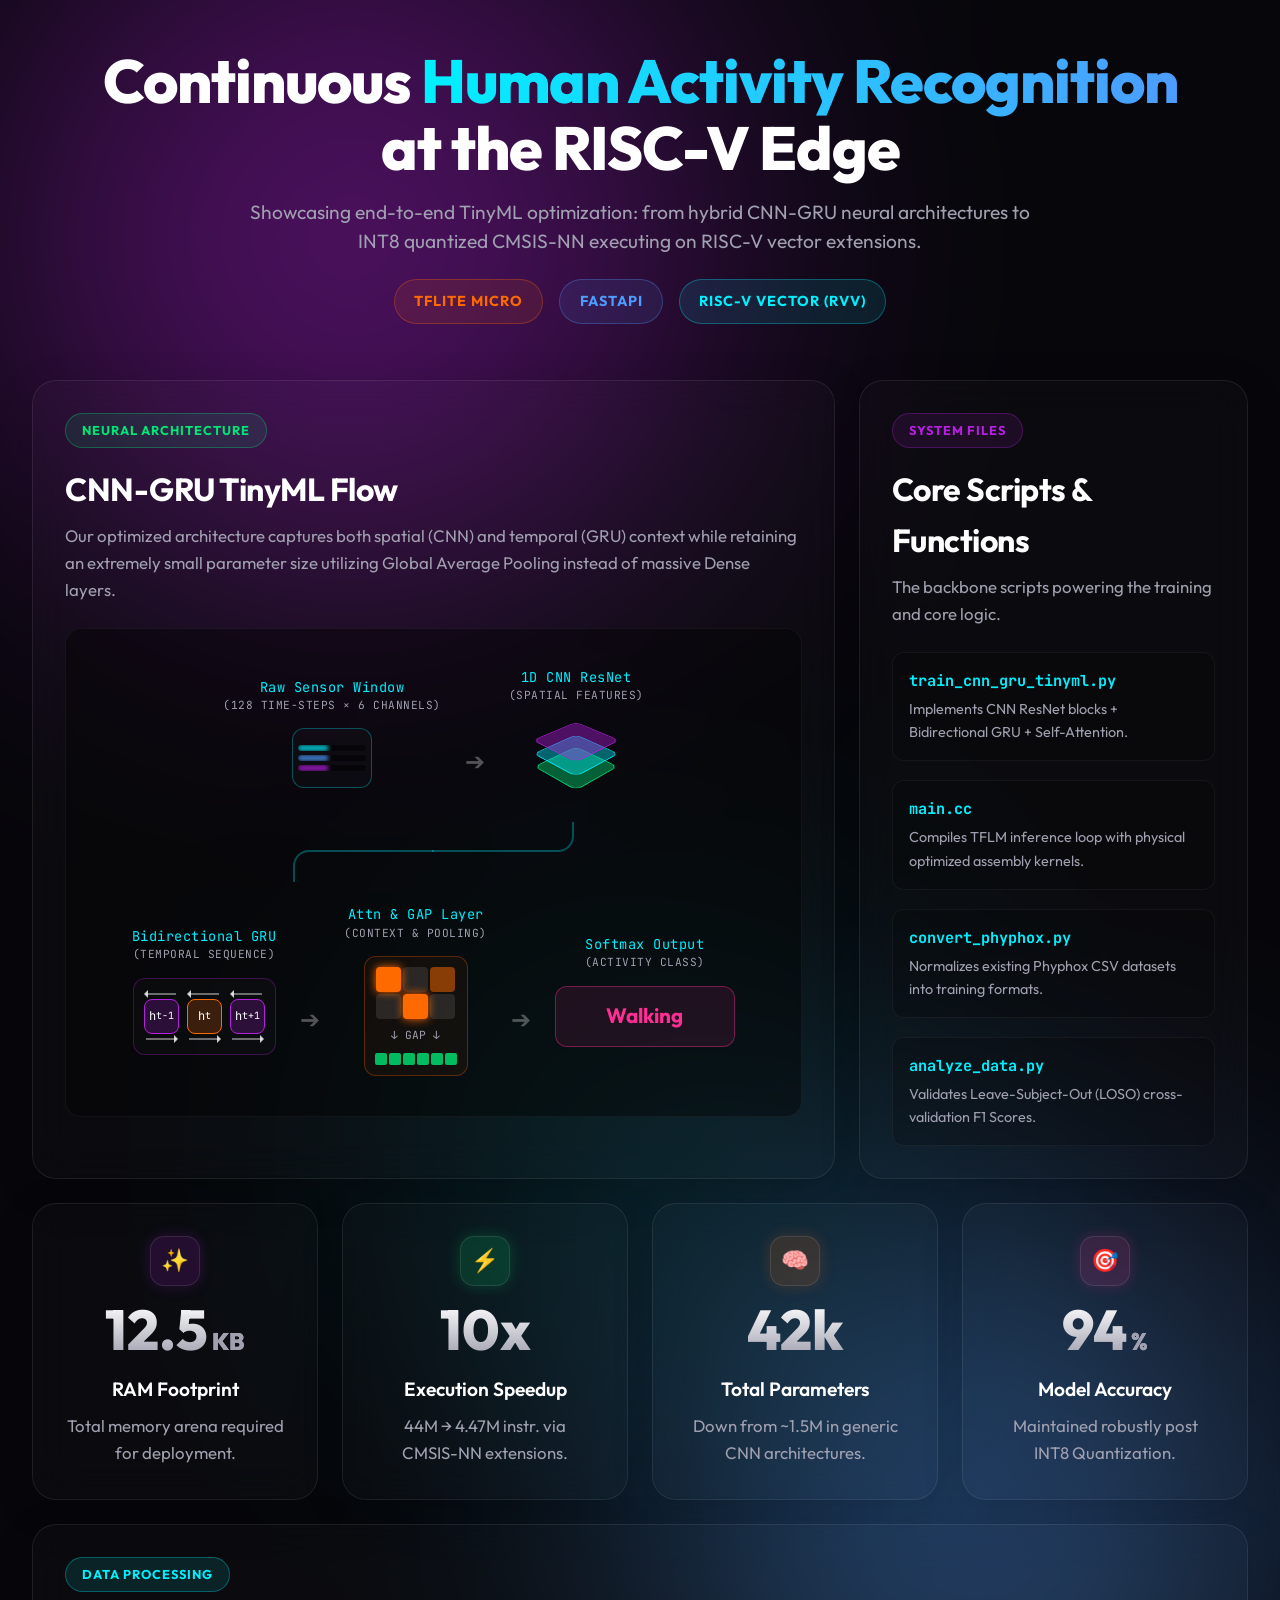
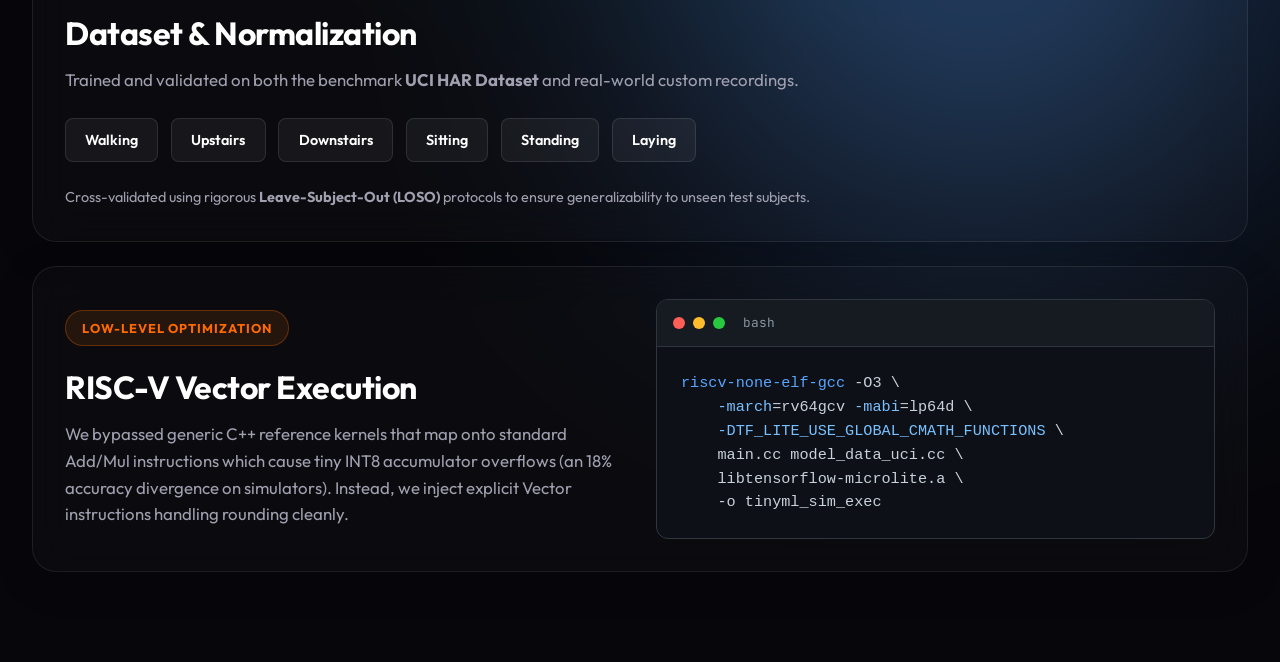
<file: exhibition_showcase/index.html>
<!DOCTYPE html>
<html lang="en">
<head>
    <meta charset="UTF-8">
    <meta name="viewport" content="width=device-width, initial-scale=1.0">
    <title>Human Activity Recognition on RISC-V</title>
    <link rel="preconnect" href="https://fonts.googleapis.com">
    <link rel="preconnect" href="https://fonts.gstatic.com" crossorigin>
    <link href="https://fonts.googleapis.com/css2?family=Outfit:wght@300;400;600;800&family=JetBrains+Mono:wght@400;700&display=swap" rel="stylesheet">
    <link rel="stylesheet" href="styles.css">
    <!-- Replaced Mermaid with Custom Inline CSS Anim -->
</head>
<body>
    <div class="background-effects">
        <div class="blob blob-1"></div>
        <div class="blob blob-2"></div>
        <div class="blob blob-3"></div>
    </div>

    <main class="dashboard">
        <!-- Hero Header -->
        <header class="header-section">
            <div class="title-wrapper">
                <h1 class="main-title">Continuous <span class="gradient-text">Human Activity Recognition</span><br>at the RISC-V Edge</h1>
                <p class="subtitle">Showcasing end-to-end TinyML optimization: from hybrid CNN-GRU neural architectures to INT8 quantized CMSIS-NN executing on RISC-V vector extensions.</p>
            </div>
            <div class="badges-container">
                <span class="header-badge orange">TFLite Micro</span>
                <span class="header-badge blue">FastAPI</span>
                <span class="header-badge cyan">RISC-V Vector (RVV)</span>
            </div>
        </header>

        <div class="bento-grid">
            
            <!-- Mermaid Flow Diagram Card (Now the Hero) -->
            <section class="bento-card card-flow">
                <div class="card-content">
                    <span class="badge green mb-1">Neural Architecture</span>
                    <h2>CNN-GRU TinyML Flow</h2>
                    <p>Our optimized architecture captures both spatial (CNN) and temporal (GRU) context while retaining an extremely small parameter size utilizing Global Average Pooling instead of massive Dense layers.</p>
                    
                    <div class="detailed-animation-stage">
                        <div class="anim-row">
                            <!-- Sensor Input -->
                            <div class="arch-node">
                                <div class="node-title">Raw Sensor Window<br><small>(128 time-steps × 6 channels)</small></div>
                                <div class="tensor matrix-2d">
                                    <div class="row r1"><span class="sig"></span></div>
                                    <div class="row r2"><span class="sig"></span></div>
                                    <div class="row r3"><span class="sig"></span></div>
                                </div>
                            </div>

                            <div class="pipe">➔</div>

                            <!-- 1D CNN ResNet -->
                            <div class="arch-node">
                                <div class="node-title">1D CNN ResNet<br><small>(Spatial Features)</small></div>
                                <div class="tensor stack-3d">
                                    <div class="plane plane-1"></div>
                                    <div class="plane plane-2"></div>
                                    <div class="plane plane-3"></div>
                                </div>
                            </div>
                        </div>

                        <div class="s-connector">
                            <div class="s-top"></div>
                            <div class="s-bot"></div>
                        </div>

                        <div class="anim-row">
                            <!-- BiGRU -->
                            <div class="arch-node">
                                <div class="node-title">Bidirectional GRU<br><small>(Temporal Sequence)</small></div>
                                <div class="tensor seq-unroll">
                                    <div class="gru-cell g1">
                                        <div class="arrow left"></div><div class="box">h<sub>t-1</sub></div><div class="arrow right"></div>
                                    </div>
                                    <div class="gru-cell g2">
                                        <div class="arrow left"></div><div class="box">h<sub>t</sub></div><div class="arrow right"></div>
                                    </div>
                                    <div class="gru-cell g3">
                                        <div class="arrow left"></div><div class="box">h<sub>t+1</sub></div><div class="arrow right"></div>
                                    </div>
                                </div>
                            </div>

                            <div class="pipe">➔</div>

                            <!-- Self-Attention & GAP -->
                            <div class="arch-node">
                                <div class="node-title">Attn & GAP Layer<br><small>(Context & Pooling)</small></div>
                                <div class="attn-gap-container">
                                    <div class="attention-heatmap">
                                        <div class="cell hot"></div><div class="cell"></div><div class="cell warm"></div>
                                        <div class="cell"></div><div class="cell hot"></div><div class="cell"></div>
                                    </div>
                                    <div class="gap-arrow">↓ GAP ↓</div>
                                    <div class="gap-vector">
                                        <div class="v"></div><div class="v"></div><div class="v"></div><div class="v"></div><div class="v"></div><div class="v"></div>
                                    </div>
                                </div>
                            </div>

                            <div class="pipe">➔</div>
                            
                            <!-- Output Selection -->
                            <div class="arch-node">
                                <div class="node-title">Softmax Output<br><small>(Activity Class)</small></div>
                                <div class="output-class pulse-text"><span id="activity-output" style="transition: opacity 0.5s ease; display: inline-block;">Walking</span></div>
                            </div>
                        </div>
                        
                        <script>
                            document.addEventListener('DOMContentLoaded', () => {
                                const activities = ["Walking", "Running", "Sitting", "Standing", "Climbing", "Laying Down"];
                                const outNode = document.getElementById('activity-output');
                                let idx = 0;
                                setInterval(() => {
                                    outNode.style.opacity = 0;
                                    setTimeout(() => {
                                        idx = (idx + 1) % activities.length;
                                        outNode.textContent = activities[idx];
                                        outNode.style.opacity = 1;
                                    }, 500);
                                }, 3000);
                            });
                        </script>
                    </div>

                    <style>
                        .detailed-animation-stage {
                            display: flex; flex-direction: column; align-items: center; justify-content: center;
                            padding: 2.5rem 1rem; background: rgba(0,0,0,0.4);
                            border-radius: 16px; border: 1px solid rgba(255,255,255,0.05);
                            margin-top: 1.5rem; overflow: hidden; gap: 3rem;
                        }
                        .anim-row {
                            display: flex; align-items: center; justify-content: center; gap: 1.5rem;
                            width: 100%; flex-wrap: wrap;
                        }
                        .arch-node {
                            display: flex; flex-direction: column; align-items: center; gap: 1rem; z-index: 2;
                            flex-shrink: 0;
                        }
                        .node-title {
                            font-size: 0.85rem; font-family: var(--font-mono); color: var(--primary-cyan); 
                            text-align: center; letter-spacing: 0.5px; line-height: 1.2;
                        }
                        .node-title small { font-size: 0.7rem; color: var(--text-muted); display: block; margin-top: 4px; text-transform: uppercase;}
                        
                        .pipe {
                            font-size: 1.5rem; color: rgba(255,255,255,0.3); font-weight: 300;
                            animation: pulsePipe 2s infinite alternate; flex-shrink: 0;
                            margin-top: 3.5rem; /* Aligns visually with the tensors instead of the title */
                        }
                        .s-connector {
                            width: 40%; max-width: 400px;
                            height: 60px;
                            margin: -1.5rem auto; 
                            position: relative;
                            z-index: 1;
                        }
                        .s-top {
                            position: absolute; right: 0; top: 0; bottom: 50%;
                            width: calc(50% + 1px);
                            border-right: 2px solid rgba(0,240,255,0.3);
                            border-bottom: 2px solid rgba(0,240,255,0.3);
                            border-bottom-right-radius: 16px;
                            box-sizing: border-box;
                        }
                        .s-bot {
                            position: absolute; left: 0; top: calc(50% - 2px); bottom: 0;
                            width: calc(50% + 1px);
                            border-top: 2px solid rgba(0,240,255,0.3);
                            border-left: 2px solid rgba(0,240,255,0.3);
                            border-top-left-radius: 16px;
                            box-sizing: border-box;
                        }
                        @keyframes pulsePipe { to { color: var(--primary-blue); text-shadow: 0 0 10px var(--primary-blue); transform: scale(1.2); } }
                        
                        .tensor {
                            display: flex; align-items: center; justify-content: center;
                            background: rgba(255,255,255,0.02); border: 1px solid rgba(255,255,255,0.05);
                            border-radius: 12px;
                        }

                        /* 1. Raw Sensor 2D Matrix */
                        .matrix-2d {
                            width: 80px; height: 60px; flex-direction: column; gap: 4px; padding: 5px;
                            border-color: rgba(0, 240, 255, 0.3); position: relative; overflow: hidden;
                        }
                        .matrix-2d .row { width: 100%; height: 6px; background: rgba(0,0,0,0.5); border-radius: 3px; position: relative; overflow: hidden; }
                        .matrix-2d .sig {
                            position: absolute; top: 0; left: 0; height: 100%; width: 30px;
                            background: var(--primary-cyan); opacity: 0.8; filter: blur(2px);
                            animation: slideStream 1.5s infinite linear;
                        }
                        .r2 .sig { animation-delay: 0.3s; animation-duration: 2s; background: var(--primary-blue); }
                        .r3 .sig { animation-delay: 0.6s; animation-duration: 1.2s; background: var(--primary-purple); }
                        @keyframes slideStream { 0% { transform: translateX(-40px); } 100% { transform: translateX(90px); } }

                        /* 2. 1D CNN stack-3d */
                        .stack-3d {
                            width: 80px; height: 80px; background: none; border: none;
                            position: relative; perspective: 400px;
                        }
                        .plane {
                            position: absolute; left: 10px; width: 60px; height: 60px; border-radius: 8px;
                            transform-style: preserve-3d;
                            animation: pulseStack 3s infinite ease-in-out;
                        }
                        .plane-1 { transform: rotateX(60deg) rotateZ(45deg) translateZ(-10px); background: rgba(0, 230, 118, 0.4); border: 1px solid var(--primary-green); z-index: 1; }
                        .plane-2 { transform: rotateX(60deg) rotateZ(45deg) translateZ(5px); background: rgba(0, 240, 255, 0.4); border: 1px solid var(--primary-cyan); z-index: 2; animation-delay: 0.2s; }
                        .plane-3 { transform: rotateX(60deg) rotateZ(45deg) translateZ(20px); background: rgba(182, 32, 224, 0.4); border: 1px solid var(--primary-purple); z-index: 3; animation-delay: 0.4s; }
                        @keyframes pulseStack { 50% { filter: brightness(1.5); box-shadow: 0 0 15px currentColor; } }

                        /* 3. GRU Sequence */
                        .seq-unroll {
                            padding: 10px; gap: 8px; border-color: rgba(182, 32, 224, 0.3);
                        }
                        .gru-cell { display: flex; flex-direction: column; align-items: center; }
                        .gru-cell .box {
                            width: 35px; height: 35px; background: rgba(182, 32, 224, 0.2); 
                            border: 1px solid var(--primary-purple); border-radius: 8px;
                            display: flex; align-items: center; justify-content: center; font-family: var(--font-mono); font-size: 0.75rem;
                            animation: gruCompute 2s infinite alternate; color: white;
                        }
                        .g1 .box { animation-delay: 0s; } .g2 .box { animation-delay: 0.5s; background: rgba(255, 106, 0, 0.2); border-color: var(--primary-orange); } .g3 .box { animation-delay: 1s; }
                        @keyframes gruCompute { 100% { background: rgba(182, 32, 224, 0.6); transform: scale(1.05); } }
                        .gru-cell .arrow { width: 30px; height: 2px; background: rgba(255,255,255,0.4); position: relative; margin: 4px 0; }
                        .gru-cell .left::before, .gru-cell .right::after { content: ''; position: absolute; border: 4px solid transparent; }
                        .gru-cell .left::before { border-right-color: rgba(255,255,255,0.8); left: -6px; top: -3px; }
                        .gru-cell .right::after { border-left-color: rgba(255,255,255,0.8); right: -6px; top: -3px; }

                        /* 4. Attention & GAP */
                        .attn-gap-container {
                            display: flex; flex-direction: column; align-items: center; gap: 8px;
                            padding: 10px; border-radius: 12px; border: 1px solid rgba(255, 106, 0, 0.3);
                            background: rgba(255, 106, 0, 0.05);
                        }
                        .attention-heatmap {
                            display: grid; grid-template-columns: repeat(3, 1fr); gap: 2px;
                        }
                        .attention-heatmap .cell {
                            width: 25px; height: 25px; background: rgba(255,255,255,0.1); border-radius: 4px;
                            animation: attnFlash 3s infinite;
                        }
                        .attention-heatmap .hot { background: var(--primary-orange); box-shadow: 0 0 10px var(--primary-orange); animation-delay: 0.4s; }
                        .attention-heatmap .warm { background: rgba(255, 106, 0, 0.5); animation-delay: 1.2s; }
                        @keyframes attnFlash { 50% { opacity: 0.3; } }
                        .gap-arrow { font-size: 0.7rem; font-family: var(--font-mono); color: var(--text-muted); text-transform: uppercase; }
                        .gap-vector {
                            display: flex; gap: 2px;
                        }
                        .gap-vector .v { width: 12px; height: 12px; background: var(--primary-green); border-radius: 2px; opacity: 0.8; }

                        /* 5. Output */
                        .output-class {
                            font-size: 1.3rem; font-weight: bold; color: var(--primary-pink); padding: 0.8rem 1.5rem;
                            border: 1px solid rgba(255, 46, 147, 0.4); border-radius: 12px; background: rgba(255, 46, 147, 0.1);
                            min-width: 180px; text-align: center; display: flex; justify-content: center;
                        }
                        .pulse-text { animation: pulseOutput 2s infinite; }
                        @keyframes pulseOutput {
                            0%, 100% { opacity: 1; box-shadow: 0 0 20px rgba(255, 46, 147, 0.5); text-shadow: 0 0 15px var(--primary-pink); transform: scale(1); }
                            50% { opacity: 0.8; box-shadow: none; text-shadow: none; transform: scale(0.98); }
                        }
                        
                        @media (max-width: 1024px) {
                            .detailed-animation-stage { flex-direction: column; gap: 1rem; }
                            .pipe { transform: rotate(90deg); }
                        }
                    </style>
                </div>
            </section>

            <!-- Functions and Scripts (Code Card) -->
            <section class="bento-card card-code">
                <div class="card-content">
                    <span class="badge purple mb-1">System Files</span>
                    <h2>Core Scripts & Functions</h2>
                    <p class="feature-desc">The backbone scripts powering the training and core logic.</p>
                    
                    <ul class="advanced-list">
                        <li>
                            <strong>train_cnn_gru_tinyml.py</strong> 
                            <span>Implements CNN ResNet blocks + Bidirectional GRU + Self-Attention.</span>
                        </li>
                        <li>
                            <strong>main.cc</strong> 
                            <span>Compiles TFLM inference loop with physical optimized assembly kernels.</span>
                        </li>
                        <li>
                            <strong>convert_phyphox.py</strong> 
                            <span>Normalizes existing Phyphox CSV datasets into training formats.</span>
                        </li>
                        <li>
                            <strong>analyze_data.py</strong> 
                            <span>Validates Leave-Subject-Out (LOSO) cross-validation F1 Scores.</span>
                        </li>
                    </ul>
                </div>
            </section>

            <!-- Stats Row -->
            <section class="bento-card card-stat">
                <div class="card-content centered">
                    <div class="icon-wrap purple">✨</div>
                    <div class="stat-number">12.5<span class="unit">KB</span></div>
                    <h3>RAM Footprint</h3>
                    <p>Total memory arena required for deployment.</p>
                </div>
            </section>
            
            <section class="bento-card card-stat">
                <div class="card-content centered">
                    <div class="icon-wrap green">⚡</div>
                    <div class="stat-number">10x</div>
                    <h3>Execution Speedup</h3>
                    <p>44M &#8594; 4.47M instr. via CMSIS-NN extensions.</p>
                </div>
            </section>
            
            <section class="bento-card card-stat">
                <div class="card-content centered">
                    <div class="icon-wrap orange">🧠</div>
                    <div class="stat-number">42k</div>
                    <h3>Total Parameters</h3>
                    <p>Down from ~1.5M in generic CNN architectures.</p>
                </div>
            </section>
            
            <section class="bento-card card-stat">
                <div class="card-content centered">
                    <div class="icon-wrap pink">🎯</div>
                    <div class="stat-number">94<span class="unit">%</span></div>
                    <h3>Model Accuracy</h3>
                    <p>Maintained robustly post INT8 Quantization.</p>
                </div>
            </section>

             <!-- Dataset Details Card -->
            <section class="bento-card card-dataset">
                <div class="card-content">
                    <span class="badge cyan mb-1">Data Processing</span>
                    <h2>Dataset & Normalization</h2>
                    <p>Trained and validated on both the benchmark <strong>UCI HAR Dataset</strong> and real-world custom recordings.</p>
                    <div class="dataset-grid">
                        <div class="data-badge">Walking</div>
                        <div class="data-badge">Upstairs</div>
                        <div class="data-badge">Downstairs</div>
                        <div class="data-badge">Sitting</div>
                        <div class="data-badge">Standing</div>
                        <div class="data-badge">Laying</div>
                    </div>
                    <p class="small-text mt-1" style="margin-top: 1.5rem;">Cross-validated using rigorous <strong>Leave-Subject-Out (LOSO)</strong> protocols to ensure generalizability to unseen test subjects.</p>
                </div>
            </section>

            <!-- Hardware Instructions Deep Dive -->
            <section class="bento-card card-hardware">
                <div class="card-content row-layout">
                    <div class="hardware-text">
                        <span class="badge orange mb-1">Low-Level Optimization</span>
                        <h2>RISC-V Vector Execution</h2>
                        <p>We bypassed generic C++ reference kernels that map onto standard Add/Mul instructions which cause tiny INT8 accumulator overflows (an 18% accuracy divergence on simulators). Instead, we inject explicit Vector instructions handling rounding cleanly.</p>
                    </div>
                    <div class="hardware-code">
                        <div class="code-window">
                            <div class="window-header">
                                <span class="dot red"></span><span class="dot yellow"></span><span class="dot green"></span>
                                <span class="window-title">bash</span>
                            </div>
                            <pre class="mono-text"><code><span class="cmd">riscv-none-elf-gcc</span> -O3 \
    <span class="arg">-march</span>=rv64gcv <span class="arg">-mabi</span>=lp64d \
    <span class="arg">-DTF_LITE_USE_GLOBAL_CMATH_FUNCTIONS</span> \
    main.cc model_data_uci.cc \
    libtensorflow-microlite.a \
    -o tinyml_sim_exec</code></pre>
                        </div>
                    </div>
                </div>
            </section>

        </div>
    </main>

</body>
</html>
</file>
<file: exhibition_showcase/styles.css>
:root {
    --bg-dark: #07070b;
    --card-bg: rgba(255, 255, 255, 0.02);
    --card-border: rgba(255, 255, 255, 0.08);
    --card-hover: rgba(255, 255, 255, 0.05);
    
    --text-main: #FFFFFF;
    --text-muted: #A0A0B0;
    
    --primary-blue: #4D9CFF;
    --primary-purple: #B620E0;
    --primary-cyan: #00F0FF;
    --primary-orange: #FF6A00;
    --primary-green: #00E676;
    --primary-pink: #FF2E93;
    
    --font-outfit: 'Outfit', sans-serif;
    --font-mono: 'JetBrains Mono', monospace;
}

* {
    margin: 0;
    padding: 0;
    box-sizing: border-box;
}

body {
    font-family: var(--font-outfit);
    background-color: var(--bg-dark);
    color: var(--text-main);
    line-height: 1.6;
    min-height: 100vh;
    overflow-x: hidden;
    position: relative;
}

/* Background Blobs */
.background-effects {
    position: absolute;
    width: 100%;
    height: 100%;
    overflow: hidden;
    z-index: -1;
}

.blob {
    position: absolute;
    filter: blur(140px);
    opacity: 0.4;
    border-radius: 50%;
    animation: drift 25s infinite alternate ease-in-out;
}

.blob-1 {
    top: -5%; left: 0%; width: 700px; height: 700px;
    background: var(--primary-purple);
}
.blob-2 {
    bottom: 20%; right: 0%; width: 600px; height: 600px;
    background: var(--primary-blue);
    animation-delay: -5s;
}
.blob-3 {
    top: 40%; left: 30%; width: 500px; height: 500px;
    background: rgba(0, 240, 255, 0.3);
    animation-delay: -10s;
}

@keyframes drift {
    100% { transform: translate(150px, 100px) scale(1.1); }
}

/* Layout */
.dashboard {
    max-width: 1400px;
    margin: 0 auto;
    padding: 3rem 2rem 6rem;
}

/* Header Section */
.header-section {
    text-align: center;
    margin-bottom: 3.5rem;
    display: flex;
    flex-direction: column;
    align-items: center;
}

.main-title {
    font-size: 3.8rem;
    font-weight: 800;
    line-height: 1.1;
    margin-bottom: 1rem;
    letter-spacing: -1px;
}

.subtitle {
    font-size: 1.2rem;
    color: var(--text-muted);
    max-width: 800px;
    margin: 0 auto 1.5rem;
    line-height: 1.5;
}

.gradient-text {
    background: linear-gradient(90deg, var(--primary-cyan), var(--primary-blue), var(--primary-purple));
    -webkit-background-clip: text;
    -webkit-text-fill-color: transparent;
    background-size: 200% auto;
    animation: shine 6s linear infinite;
}

@keyframes shine {
    to { background-position: 200% center; }
}

.badges-container {
    display: flex;
    gap: 1rem;
    justify-content: center;
}

/* Bento Grid */
.bento-grid {
    display: grid;
    grid-template-columns: repeat(12, 1fr);
    grid-auto-rows: minmax(180px, auto);
    gap: 1.5rem;
}

.bento-card {
    background: var(--card-bg);
    border: 1px solid var(--card-border);
    border-radius: 24px;
    padding: 2rem;
    position: relative;
    overflow: hidden;
    backdrop-filter: blur(20px);
    -webkit-backdrop-filter: blur(20px);
    transition: transform 0.3s ease, background 0.3s ease, border-color 0.3s ease, box-shadow 0.3s ease;
    box-shadow: 0 10px 40px rgba(0,0,0,0.15);
}

.bento-card:hover {
    transform: translateY(-5px);
    background: var(--card-hover);
    border-color: rgba(255, 255, 255, 0.15);
    box-shadow: 0 15px 50px rgba(0,0,0,0.3);
}

/* Grid Cell Definitions */
.card-flow { grid-column: span 8; grid-row: span 2; }
.card-code { grid-column: span 4; grid-row: span 2; }
.card-stat { grid-column: span 3; grid-row: span 1; }
.card-dataset { grid-column: span 12; grid-row: span 1; }
.card-hardware { grid-column: span 12; grid-row: span 1; }

.card-content {
    position: relative;
    height: 100%;
    display: flex;
    flex-direction: column;
    z-index: 2;
}

.card-content.centered {
    align-items: center;
    text-align: center;
    justify-content: center;
}

.card-content.row-layout {
    flex-direction: row;
    gap: 2rem;
    align-items: center;
}

.hardware-text { flex: 1; }
.hardware-code { flex: 1; min-width: 400px; }

/* Text Utilities */
h2 { font-size: 2rem; font-weight: 700; margin-bottom: 0.5rem; letter-spacing: -0.5px; }
h3 { font-size: 1.2rem; font-weight: 600; margin-bottom: 0.5rem; color: var(--text-main); }
p { color: var(--text-muted); font-size: 1.05rem; }
.mb-1 { margin-bottom: 1rem; }
.mt-1 { margin-top: 1rem; }
.small-text { font-size: 0.9rem; }

/* Badges */
.badge, .header-badge {
    display: inline-block;
    padding: 0.4rem 1rem;
    border-radius: 100px;
    font-size: 0.8rem;
    font-weight: 700;
    text-transform: uppercase;
    letter-spacing: 1px;
    align-self: flex-start;
}
.header-badge { padding: 0.6rem 1.2rem; font-size: 0.9rem; }

.badge.blue, .header-badge.blue { background: rgba(77, 156, 255, 0.1); color: var(--primary-blue); border: 1px solid rgba(77, 156, 255, 0.3); }
.badge.orange, .header-badge.orange { background: rgba(255, 106, 0, 0.1); color: var(--primary-orange); border: 1px solid rgba(255, 106, 0, 0.3); }
.badge.cyan, .header-badge.cyan { background: rgba(0, 240, 255, 0.1); color: var(--primary-cyan); border: 1px solid rgba(0, 240, 255, 0.3); }
.badge.purple { background: rgba(182, 32, 224, 0.1); color: var(--primary-purple); border: 1px solid rgba(182, 32, 224, 0.3); }
.badge.green { background: rgba(0, 230, 118, 0.1); color: var(--primary-green); border: 1px solid rgba(0, 230, 118, 0.3); }

/* Stats Display */
.stat-number {
    font-size: 3.5rem;
    font-weight: 800;
    background: linear-gradient(180deg, #FFFFFF 0%, #A0A0B0 100%);
    -webkit-background-clip: text;
    -webkit-text-fill-color: transparent;
    line-height: 1;
    margin: 1rem 0;
    position: relative;
}
.stat-number .unit { font-size: 1.5rem; -webkit-text-fill-color: var(--text-muted); margin-left: 4px; }

.icon-wrap {
    width: 50px;
    height: 50px;
    border-radius: 14px;
    display: flex;
    align-items: center;
    justify-content: center;
    font-size: 1.4rem;
    border: 1px solid rgba(255,255,255,0.1);
}
.icon-wrap.purple { background: rgba(182, 32, 224, 0.15); box-shadow: 0 0 15px rgba(182, 32, 224, 0.2); }
.icon-wrap.green { background: rgba(0, 230, 118, 0.15); box-shadow: 0 0 15px rgba(0, 230, 118, 0.2); }
.icon-wrap.pink { background: rgba(255, 46, 147, 0.15); box-shadow: 0 0 15px rgba(255, 46, 147, 0.2); }
.icon-wrap.orange { background: rgba(255, 106, 0, 0.15); box-shadow: 0 0 15px rgba(255, 106, 0, 0.2); }

/* Rich List */
.advanced-list {
    list-style: none;
    margin-top: 1.5rem;
    flex-grow: 1;
    display: flex;
    flex-direction: column;
    gap: 1.2rem;
}
.advanced-list li {
    background: rgba(0,0,0,0.2);
    padding: 1rem;
    border-radius: 12px;
    border: 1px solid rgba(255,255,255,0.05);
    display: flex;
    flex-direction: column;
    gap: 0.3rem;
    transition: transform 0.2s ease, border-color 0.2s ease;
}
.advanced-list li:hover {
    transform: translateX(5px);
    border-color: rgba(255,255,255,0.2);
}
.advanced-list li strong {
    color: var(--primary-cyan);
    font-family: var(--font-mono);
    font-size: 0.95rem;
}
.advanced-list li span {
    color: var(--text-muted);
    font-size: 0.9rem;
}

/* Diagram Container */
.diagram-container {
    margin-top: 1.5rem;
    background: rgba(0,0,0,0.3);
    border-radius: 16px;
    border: 1px solid rgba(255,255,255,0.05);
    padding: 1rem;
    display: flex;
    align-items: center;
    justify-content: center;
    flex-grow: 1;
}

.mermaid { margin: 0; } 

/* Dataset Grid */
.dataset-grid {
    display: flex;
    flex-wrap: wrap;
    gap: 0.8rem;
    margin-top: 1.5rem;
}
.data-badge {
    background: rgba(255,255,255,0.05);
    border: 1px solid rgba(255,255,255,0.1);
    padding: 0.6rem 1.2rem;
    border-radius: 8px;
    font-size: 0.9rem;
    font-weight: 600;
    transition: background 0.2s ease;
}
.data-badge:hover {
    background: rgba(255, 255, 255, 0.1);
}

/* Code Window */
.code-window {
    background: #0d1117;
    border-radius: 12px;
    border: 1px solid #30363d;
    overflow: hidden;
}
.window-header {
    background: #161b22;
    padding: 0.8rem 1rem;
    border-bottom: 1px solid #30363d;
    display: flex;
    align-items: center;
    gap: 8px;
}
.dot { width: 12px; height: 12px; border-radius: 50%; }
.dot.red { background: #ff5f56; }
.dot.yellow { background: #ffbd2e; }
.dot.green { background: #27c93f; }
.window-title { margin-left: 10px; color: #8b949e; font-family: var(--font-mono); font-size: 0.8rem; }

pre.mono-text {
    padding: 1.5rem;
    margin: 0;
    color: #c9d1d9;
    font-family: var(--font-mono);
    font-size: 0.95rem;
    overflow-x: auto;
    line-height: 1.5;
}
.mono-text .cmd { color: #58a6ff; }
.mono-text .arg { color: #79c0ff; }

/* Responsive adjustments */
@media (max-width: 1200px) {
    .card-hardware { flex-direction: column; }
    .hardware-code { min-width: 100%; width: 100%; top: 1.5rem; position: relative; }
}
@media (max-width: 1024px) {
    .bento-grid { grid-template-columns: repeat(8, 1fr); }
    .card-flow, .card-dataset, .card-hardware { grid-column: span 8; }
    .card-code { grid-column: span 8; grid-row: auto; }
    .card-stat { grid-column: span 4; }
}
@media (max-width: 768px) {
    .bento-grid { grid-template-columns: repeat(4, 1fr); }
    .card-stat { grid-column: span 2; }
    .card-flow, .card-dataset, .card-hardware, .card-code { grid-column: span 4; }
}
</file>
